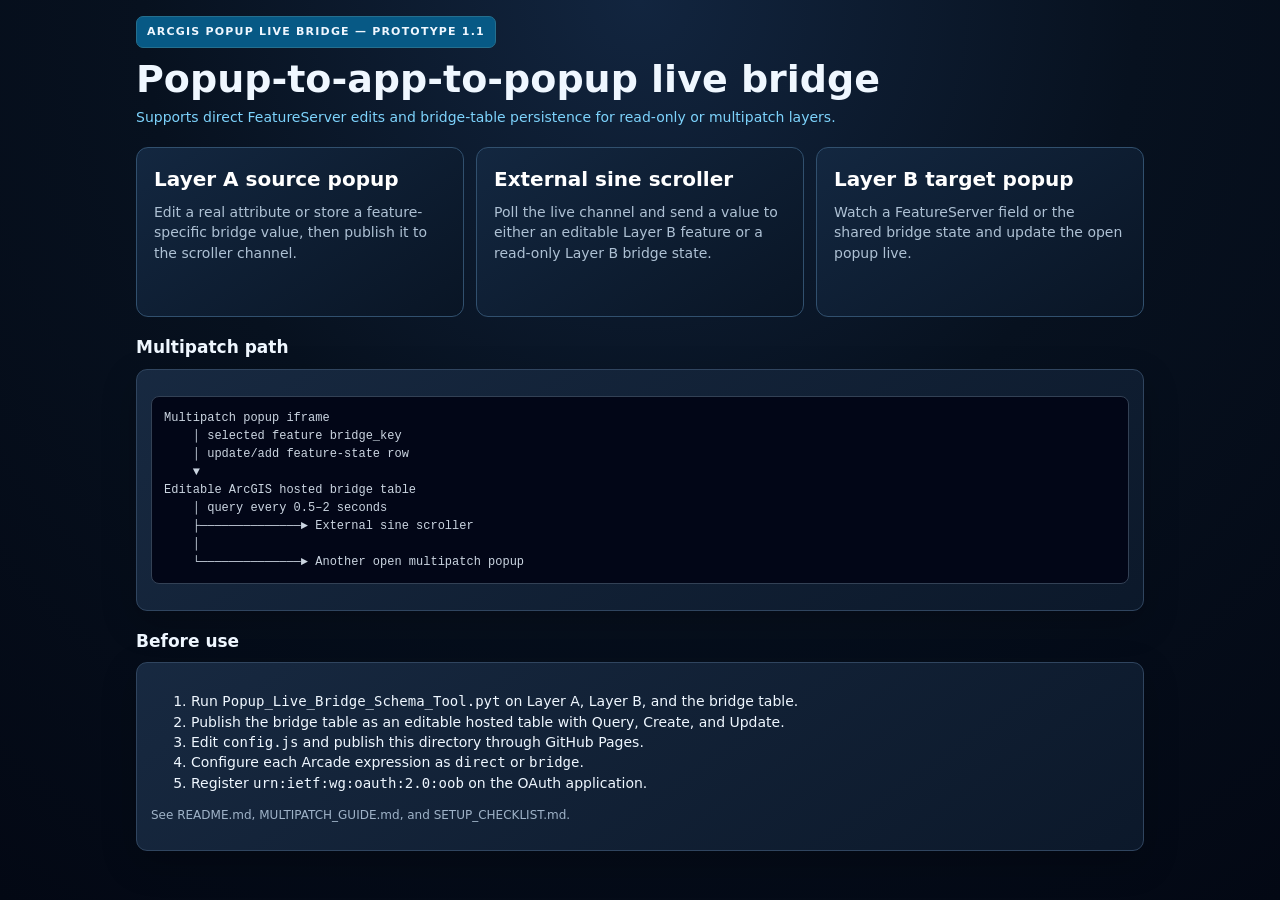
<file: index.html>
<!doctype html>
<html lang="en">
<head>
  <meta charset="utf-8"><meta name="viewport" content="width=device-width, initial-scale=1"><meta name="color-scheme" content="dark">
  <title>ArcGIS Popup Live Bridge Prototype</title><link rel="stylesheet" href="styles.css?v=1.3.0">
</head>
<body>
  <main class="app-shell">
    <div class="build">ARCGIS POPUP LIVE BRIDGE — PROTOTYPE 1.1</div>
    <h1>Popup-to-app-to-popup live bridge</h1>
    <p class="subtitle">Supports direct FeatureServer edits and bridge-table persistence for read-only or multipatch layers.</p>
    <div class="landing-grid">
      <a class="landing-card" href="source-popup.html"><strong>Layer A source popup</strong><span>Edit a real attribute or store a feature-specific bridge value, then publish it to the scroller channel.</span></a>
      <a class="landing-card" href="scroller.html"><strong>External sine scroller</strong><span>Poll the live channel and send a value to either an editable Layer B feature or a read-only Layer B bridge state.</span></a>
      <a class="landing-card" href="target-popup.html"><strong>Layer B target popup</strong><span>Watch a FeatureServer field or the shared bridge state and update the open popup live.</span></a>
    </div>
    <section class="section"><h2>Multipatch path</h2><div class="panel"><pre class="code-block">Multipatch popup iframe
    │ selected feature bridge_key
    │ update/add feature-state row
    ▼
Editable ArcGIS hosted bridge table
    │ query every 0.5–2 seconds
    ├──────────────► External sine scroller
    │
    └──────────────► Another open multipatch popup</pre></div></section>
    <section class="section"><h2>Before use</h2><div class="panel"><ol>
      <li>Run <code>Popup_Live_Bridge_Schema_Tool.pyt</code> on Layer A, Layer B, and the bridge table.</li>
      <li>Publish the bridge table as an editable hosted table with Query, Create, and Update.</li>
      <li>Edit <code>config.js</code> and publish this directory through GitHub Pages.</li>
      <li>Configure each Arcade expression as <code>direct</code> or <code>bridge</code>.</li>
      <li>Register <code>urn:ietf:wg:oauth:2.0:oob</code> on the OAuth application.</li>
    </ol><p class="small-note">See README.md, MULTIPATCH_GUIDE.md, and SETUP_CHECKLIST.md.</p></div></section>
  </main>
</body>
</html>
</file>
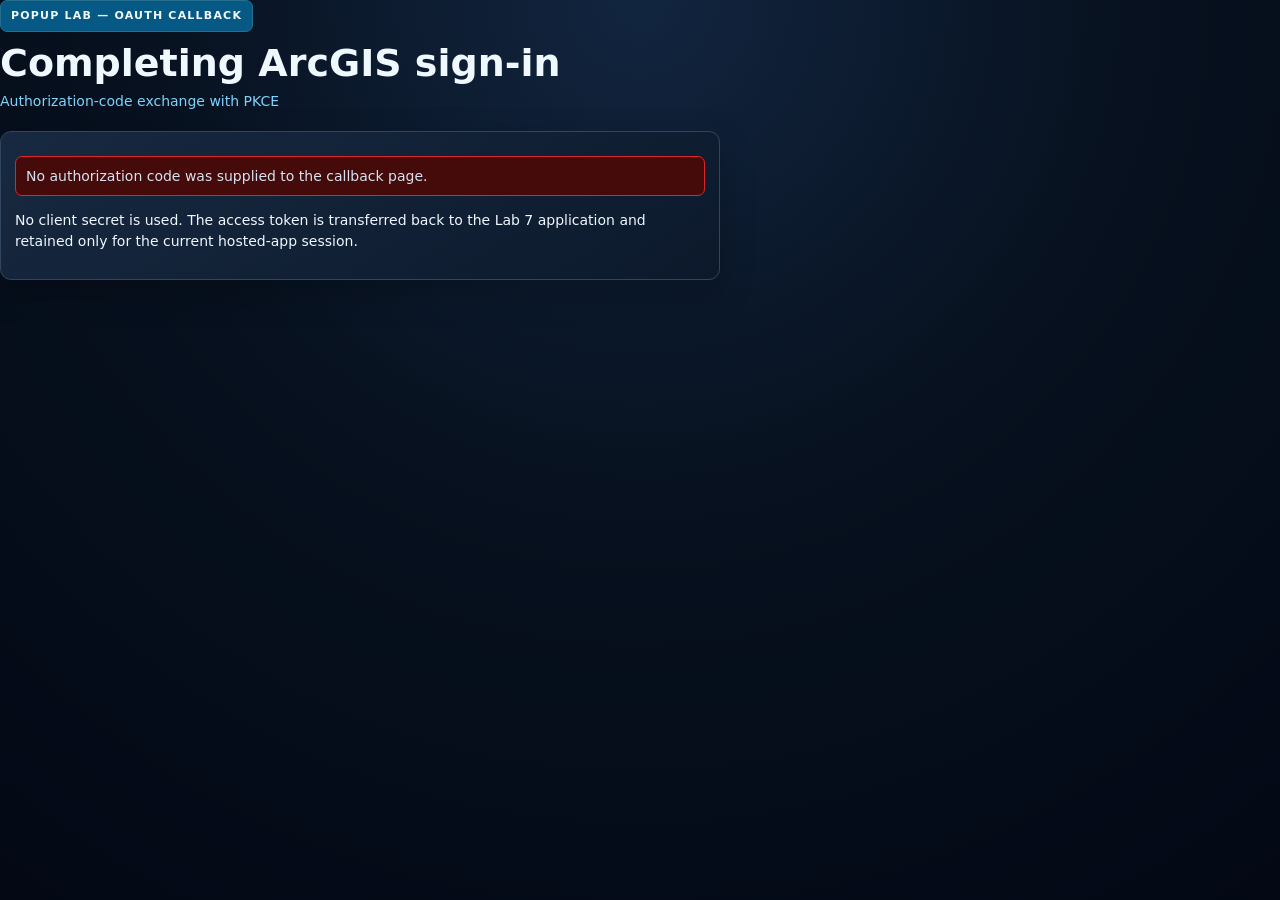
<file: oauth-callback.html>
<!doctype html>
<html lang="en">
<head>
  <meta charset="utf-8">
  <meta name="viewport" content="width=device-width, initial-scale=1">
  <title>ArcGIS OAuth callback</title>
  <link rel="stylesheet" href="styles.css">
</head>
<body>
  <main class="app" style="max-width:720px">
    <div class="build">POPUP LAB — OAUTH CALLBACK</div>
    <h1>Completing ArcGIS sign-in</h1>
    <p class="subtitle">Authorization-code exchange with PKCE</p>
    <div class="panel">
      <div class="status info" id="callbackStatus">Reading the OAuth response…</div>
      <p class="small">
        No client secret is used. The access token is transferred back to the Lab 7 application and retained only for the current hosted-app session.
      </p>
    </div>
  </main>
  <script src="callback.js"></script>
</body>
</html>
</file>
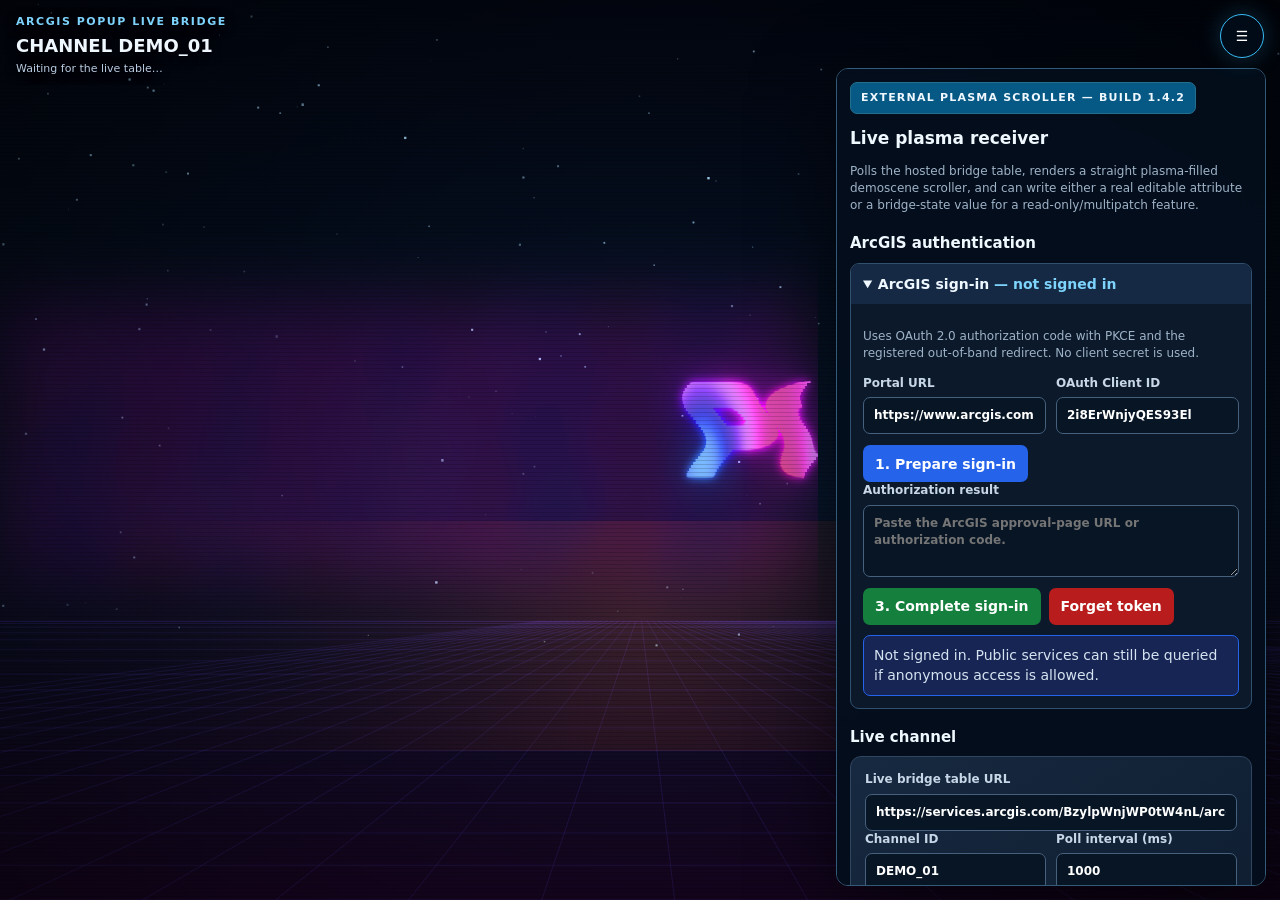
<file: scroller.html>
<!doctype html>
<html lang="en">
<head>
  <meta charset="utf-8"><meta name="viewport" content="width=device-width, initial-scale=1"><meta name="color-scheme" content="dark">
  <title>Popup Live Bridge — Plasma Scroller</title>
  <link rel="stylesheet" href="styles.css?v=1.3.1"><link rel="stylesheet" href="scroller.css?v=1.3.1">
</head>
<body>
  <canvas id="scrollerCanvas"></canvas>
  <div class="scroller-hud"><div class="eyebrow">ARCGIS POPUP LIVE BRIDGE</div><div id="hudChannel" class="channel">CHANNEL DEMO_01</div><div id="hudStatus" class="live-status">Waiting for the live table…</div></div>
  <button id="controlToggle" class="control-toggle" type="button" title="Toggle controls">☰</button>

  <aside id="controlPanel" class="control-panel">
    <div class="build">EXTERNAL PLASMA SCROLLER — BUILD 1.4.2</div>
    <h2>Live plasma receiver</h2>
    <p class="small-note">Polls the hosted bridge table, renders a straight plasma-filled demoscene scroller, and can write either a real editable attribute or a bridge-state value for a read-only/multipatch feature.</p>

    <section class="section"><h3>ArcGIS authentication</h3><div id="authHost"></div></section>

    <section class="section"><h3>Live channel</h3><div class="panel">
      <label>Live bridge table URL<input id="liveTable" type="url" spellcheck="false"></label>
      <div class="field-grid two"><label>Channel ID<input id="channelId" type="text" spellcheck="false"></label><label>Poll interval (ms)<input id="pollMs" type="number" min="500" max="60000" step="100"></label></div>
      <div class="actions"><button id="pollToggle" type="button" class="good">Start live polling</button><button id="pollNow" type="button" class="secondary">Poll now</button></div>
      <div class="live-pill" style="margin-top:10px;"><span id="liveDot" class="live-dot"></span><span id="liveText">Stopped</span></div>
      <div id="currentMessage" class="message-preview">No live message loaded.</div><div id="pollStatus" class="status">Polling is stopped.</div>
    </div></section>

    <section class="section"><h3>Local visual override</h3><div class="panel">
      <label>Plasma scroller message<textarea id="manualMessage" rows="3"></textarea></label>
      <div class="field-grid two">
        <label>Scroll speed<input id="manualSpeed" type="number" min="20" max="600" step="5"></label><label>Plasma warp<input id="manualAmplitude" type="number" min="0" max="250" step="1"></label>
        <label>Plasma density<input id="manualFrequency" type="number" min="0.001" max="0.08" step="0.001"></label>
        <label>Font size (px)<input id="manualFontSize" type="number" min="28" max="220" step="2" value="120"></label>
        <label>Palette<select id="manualPalette"><option value="neon">Neon spectrum</option><option value="cyan">Electric cyan</option><option value="phosphor">Phosphor green</option><option value="sunset">Sunset plasma</option><option value="magenta">Magenta pulse</option><option value="rainbow">Rainbow cycle</option></select></label>
      </div>
      <div class="actions"><button id="applyVisual" type="button" class="secondary">Apply local preview</button></div>
    </div></section>

    <section class="section"><h3>Send a value to Layer B</h3><div class="panel">
      <label>Persistence mode<select id="targetMode"><option value="direct">Direct FeatureServer attribute</option><option value="bridge">Bridge-table popup state</option></select></label>

      <div id="directTargetControls" style="margin-top:10px;">
        <label>Target feature layer URL<input id="targetService" type="url" spellcheck="false"></label>
        <div class="field-grid two"><label>Target Object ID<input id="targetOid" type="number" step="1"></label><label>Object ID field<input id="targetOidField" type="text" spellcheck="false" placeholder="Auto-detect"></label></div>
        <label>Editable target field<select id="targetField" disabled><option>Load the target feature first</option></select></label>
      </div>

      <div id="bridgeTargetControls" style="margin-top:10px;">
        <label>Bridge table URL<input id="targetBridgeTable" type="url" spellcheck="false"></label>
        <div class="field-grid two">
          <label>Logical layer key<input id="targetLayerKey" type="text" spellcheck="false"></label>
          <label>Feature key<input id="targetFeatureKey" type="text" spellcheck="false"></label>
          <label>Feature key field<input id="targetFeatureKeyField" type="text" spellcheck="false"></label>
          <label>Popup display field name<input id="targetBridgeDisplayField" type="text" spellcheck="false"></label>
        </div>
        <p class="small-note">The known multipatch feature key is loaded automatically. Replace it here to override the hard-coded default, or pass <code>?featureKey=...</code> in the page URL.</p>
      </div>

      <div class="actions"><button id="loadTarget" type="button" class="secondary">Load target</button></div>
      <label>New value<textarea id="targetValue" rows="3" disabled></textarea></label>
      <div class="checkbox-row"><input id="confirmTarget" type="checkbox"><label id="confirmTargetLabel" for="confirmTarget">I confirm that this is an intended Layer B persistent change.</label></div>
      <div class="actions"><button id="applyTarget" type="button" class="warn" disabled>Apply update and verify</button></div>
      <div id="targetStatus" class="status">Target has not been loaded.</div><pre id="targetDiagnostics" class="code-block">No target diagnostics.</pre>
    </div></section>
  </aside>

  <script src="config.js?v=1.3.1"></script><script src="common.js?v=1.3.1"></script><script src="arcgis-rest.js?v=1.3.1"></script><script src="auth.js?v=1.3.1"></script><script src="scroller.js?v=1.4.2"></script>
</body>
</html>
</file>
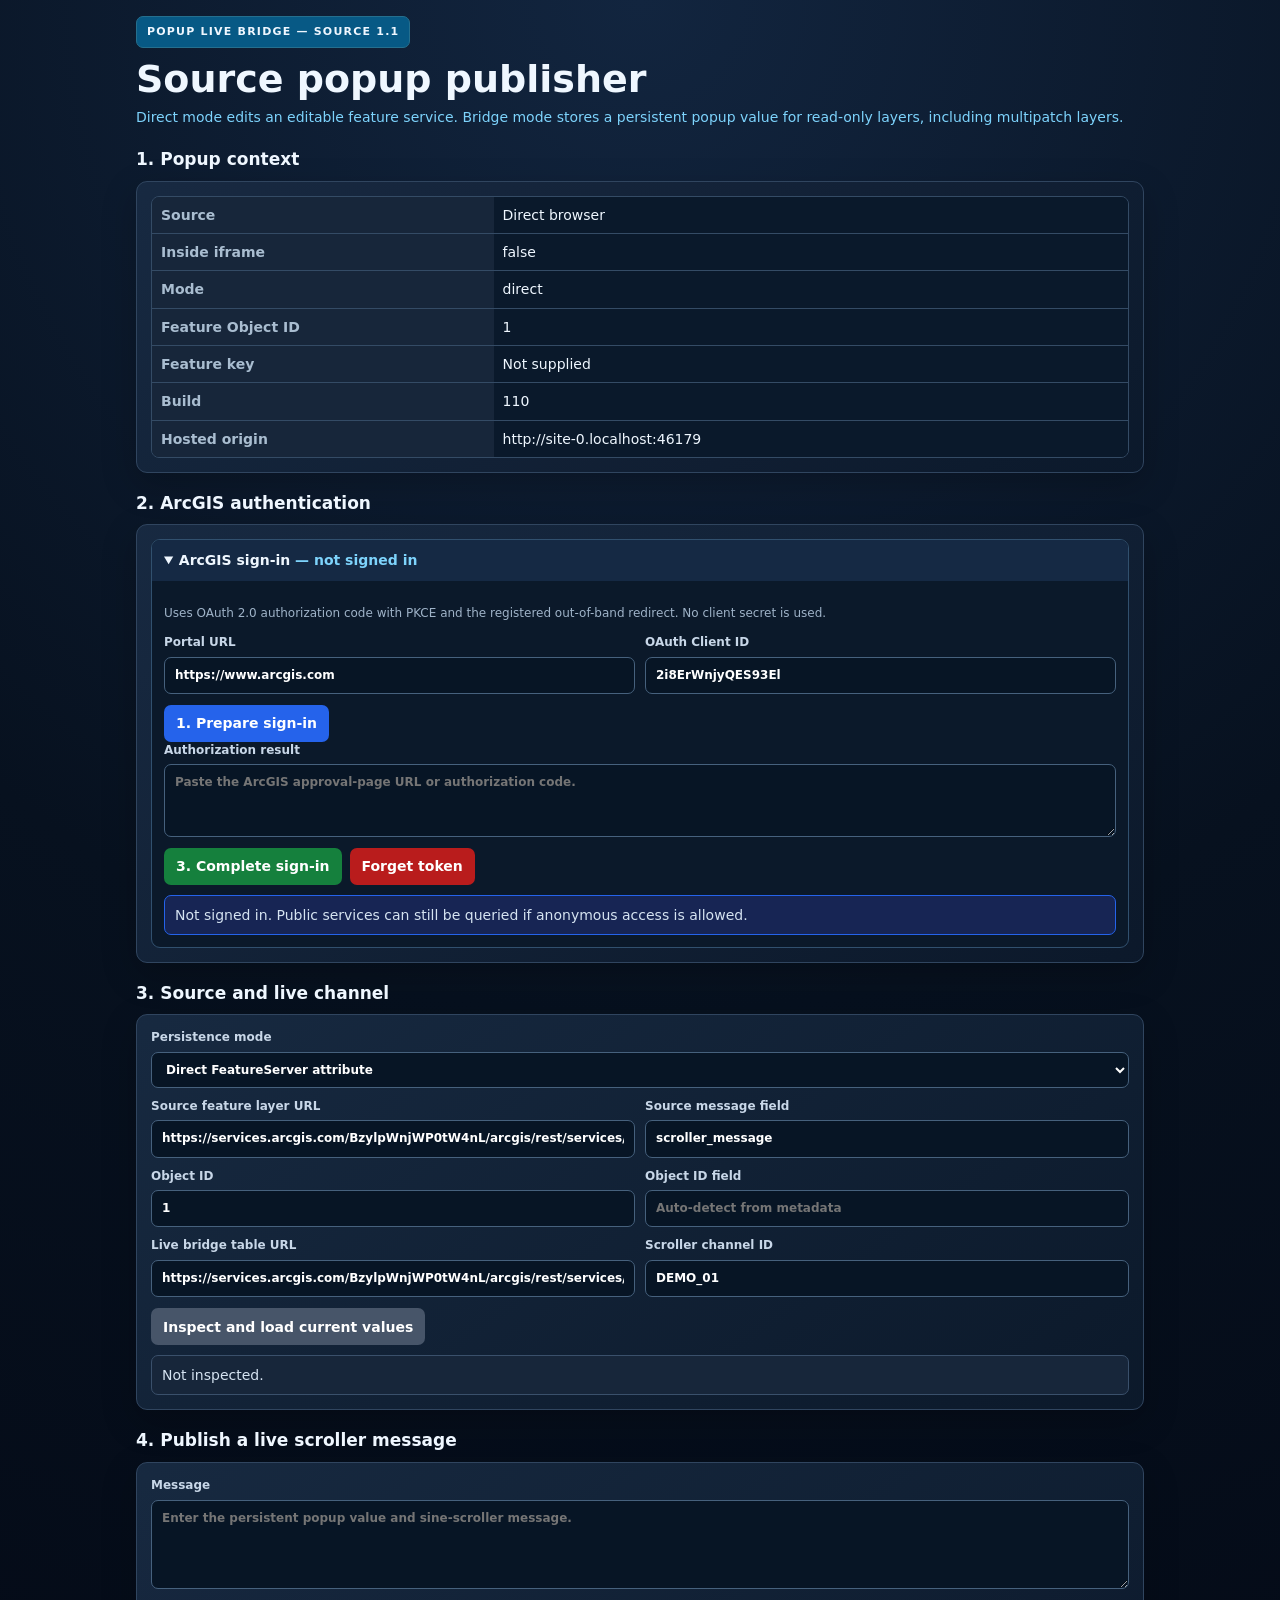
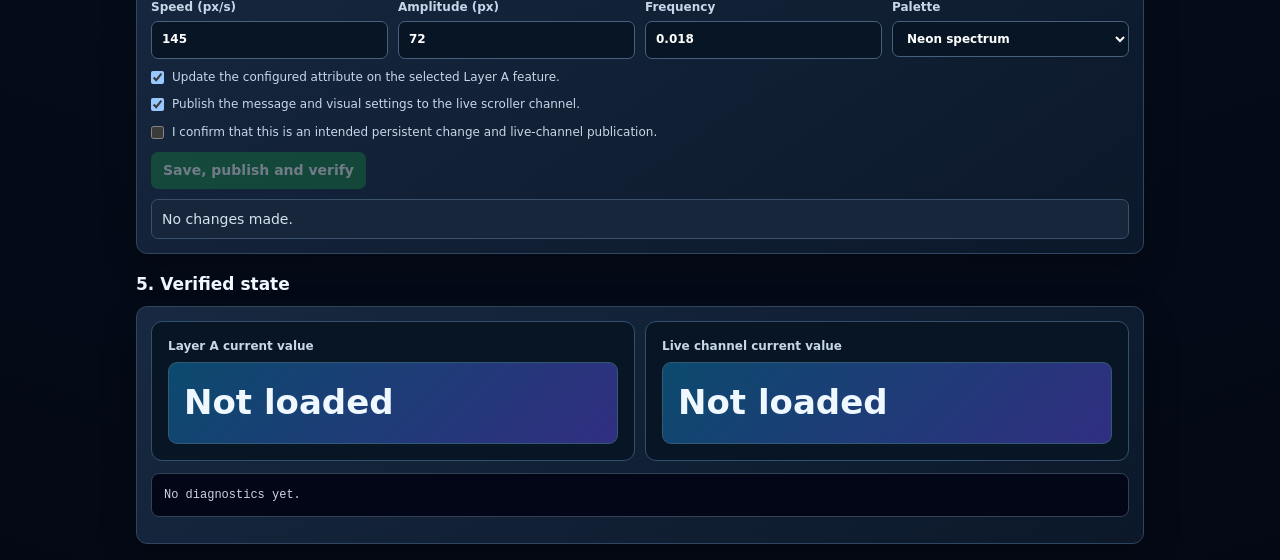
<file: source-popup.html>
<!doctype html>
<html lang="en">
<head>
  <meta charset="utf-8">
  <meta name="viewport" content="width=device-width, initial-scale=1">
  <meta name="color-scheme" content="dark">
  <title>Popup Live Bridge — Source Publisher</title>
  <link rel="stylesheet" href="styles.css?v=1.3.0">
</head>
<body>
  <main class="app-shell">
    <div class="build">POPUP LIVE BRIDGE — SOURCE 1.1</div>
    <h1>Source popup publisher</h1>
    <p class="subtitle">Direct mode edits an editable feature service. Bridge mode stores a persistent popup value for read-only layers, including multipatch layers.</p>

    <section class="section">
      <h2>1. Popup context</h2>
      <div class="panel"><dl class="kv" id="environment"></dl></div>
    </section>

    <section class="section">
      <h2>2. ArcGIS authentication</h2>
      <div class="panel"><div id="authHost"></div></div>
    </section>

    <section class="section">
      <h2>3. Source and live channel</h2>
      <div class="panel">
        <label>Persistence mode
          <select id="sourceMode">
            <option value="direct">Direct FeatureServer attribute</option>
            <option value="bridge">Bridge-table popup state</option>
          </select>
        </label>

        <div id="directSourceFields" class="field-grid two" style="margin-top:10px;">
          <label>Source feature layer URL<input id="sourceService" type="url" spellcheck="false"></label>
          <label>Source message field<input id="sourceField" type="text" spellcheck="false"></label>
          <label>Object ID<input id="sourceOid" type="number" step="1"></label>
          <label>Object ID field<input id="sourceOidField" type="text" spellcheck="false" placeholder="Auto-detect from metadata"></label>
        </div>

        <div id="bridgeSourceFields" class="field-grid two" style="margin-top:10px;">
          <label>Logical layer key<input id="sourceLayerKey" type="text" spellcheck="false" placeholder="Example: BUILDINGS_3D"></label>
          <label>Selected feature key<input id="sourceKey" type="text" spellcheck="false"></label>
          <label>Feature key field<input id="sourceKeyField" type="text" spellcheck="false" placeholder="bridge_key or GlobalID"></label>
          <label>Popup display field name<input id="bridgeDisplayField" type="text" spellcheck="false" placeholder="scroller_message"></label>
        </div>

        <div class="field-grid two" style="margin-top:10px;">
          <label>Live bridge table URL<input id="liveTable" type="url" spellcheck="false"></label>
          <label>Scroller channel ID<input id="channelId" type="text" spellcheck="false"></label>
        </div>
        <div class="actions"><button id="inspectButton" type="button" class="secondary">Inspect and load current values</button></div>
        <div id="inspectStatus" class="status">Not inspected.</div>
      </div>
    </section>

    <section class="section">
      <h2>4. Publish a live scroller message</h2>
      <div class="panel">
        <label>Message
          <textarea id="message" rows="4" maxlength="2000" placeholder="Enter the persistent popup value and sine-scroller message."></textarea>
        </label>
        <div style="display:grid;grid-template-columns:repeat(4,minmax(0,1fr));gap:10px;margin-top:10px;">
          <label>Speed (px/s)<input id="speed" type="number" min="20" max="600" step="5" value="145"></label>
          <label>Amplitude (px)<input id="amplitude" type="number" min="0" max="250" step="1" value="72"></label>
          <label>Frequency<input id="frequency" type="number" min="0.001" max="0.08" step="0.001" value="0.018"></label>
          <label>Palette
            <select id="palette">
              <option value="neon">Neon spectrum</option><option value="cyan">Electric cyan</option>
              <option value="phosphor">Phosphor green</option><option value="sunset">Sunset plasma</option>
              <option value="magenta">Magenta pulse</option><option value="rainbow">Rainbow cycle</option>
            </select>
          </label>
        </div>
        <div class="checkbox-row">
          <input id="updateSource" type="checkbox" checked>
          <label id="updateSourceLabel" for="updateSource">Update the configured attribute on the selected Layer A feature.</label>
        </div>
        <div class="checkbox-row">
          <input id="publishChannel" type="checkbox" checked>
          <label for="publishChannel">Publish the message and visual settings to the live scroller channel.</label>
        </div>
        <div class="checkbox-row">
          <input id="confirmPublish" type="checkbox">
          <label for="confirmPublish">I confirm that this is an intended persistent change and live-channel publication.</label>
        </div>
        <div class="actions"><button id="publishButton" type="button" class="good" disabled>Save, publish and verify</button></div>
        <div id="publishStatus" class="status">No changes made.</div>
      </div>
    </section>

    <section class="section">
      <h2>5. Verified state</h2>
      <div class="panel">
        <div class="field-grid two">
          <div class="preview-card"><div id="sourceCurrentLabel" class="label">Layer A current value</div><div id="sourceCurrent" class="preview-value">Not loaded</div></div>
          <div class="preview-card"><div class="label">Live channel current value</div><div id="channelCurrent" class="preview-value">Not loaded</div></div>
        </div>
        <pre id="diagnostics" class="code-block" style="margin-top:12px;">No diagnostics yet.</pre>
      </div>
    </section>
  </main>

  <script src="config.js?v=1.3.0"></script>
  <script src="common.js?v=1.3.0"></script>
  <script src="arcgis-rest.js?v=1.3.0"></script>
  <script src="auth.js?v=1.3.0"></script>
  <script src="source-popup.js?v=1.3.0"></script>
</body>
</html>
</file>
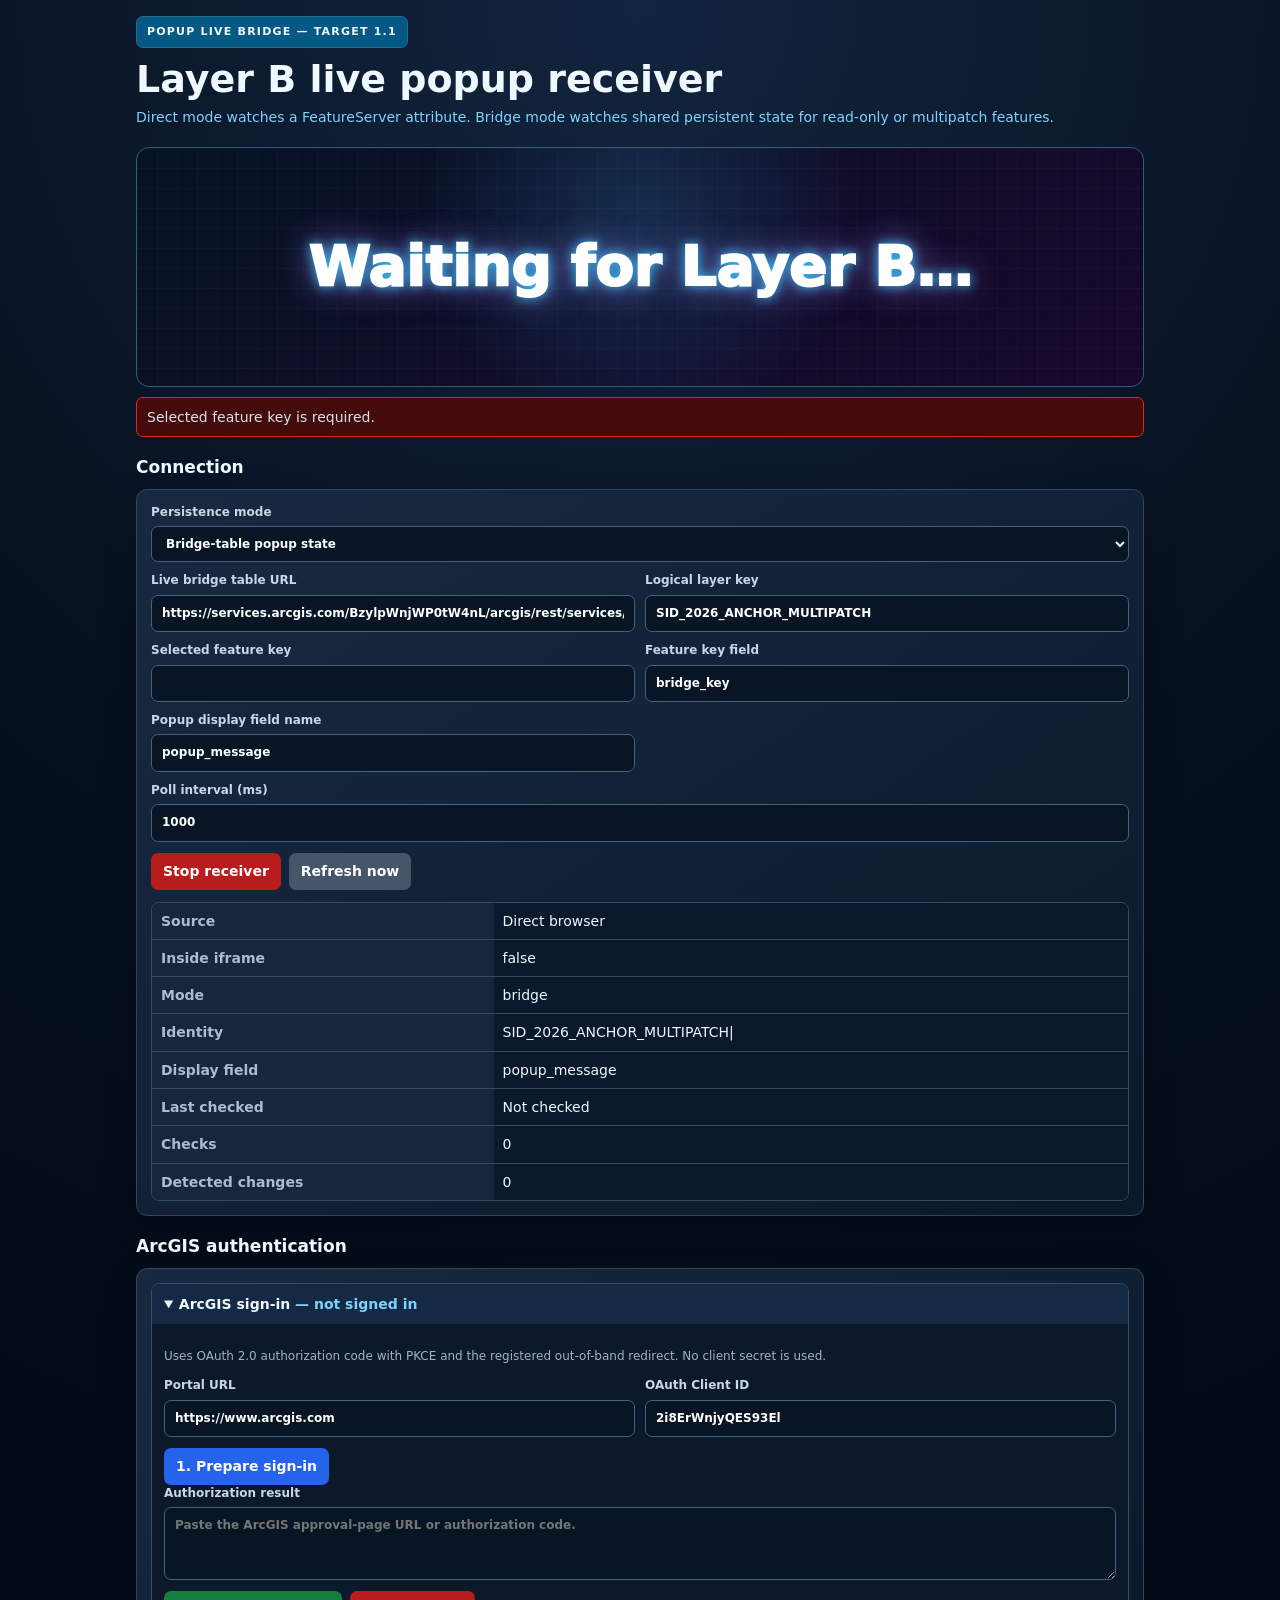
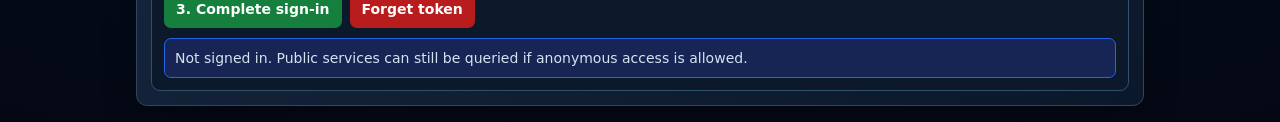
<file: target-popup.html>
<!doctype html>
<html lang="en">
<head>
  <meta charset="utf-8">
  <meta name="viewport" content="width=device-width, initial-scale=1">
  <meta name="color-scheme" content="dark">
  <title>Popup Live Bridge — Target Receiver</title>
  <link rel="stylesheet" href="styles.css?v=1.3.0">
  <style>
    .receiver-stage{position:relative;min-height:240px;display:grid;place-items:center;overflow:hidden;border:1px solid #315b78;border-radius:13px;background:radial-gradient(circle at 50% 30%,rgba(56,189,248,.18),transparent 42%),linear-gradient(145deg,#061324,#17072c)}
    .receiver-stage::before{content:"";position:absolute;inset:0;background-image:linear-gradient(rgba(255,255,255,.025) 1px,transparent 1px),linear-gradient(90deg,rgba(255,255,255,.025) 1px,transparent 1px);background-size:20px 20px;pointer-events:none}
    .receiver-value{position:relative;z-index:1;max-width:92%;padding:24px;color:white;font-size:clamp(28px,7vw,56px);font-weight:950;line-height:1.05;text-align:center;overflow-wrap:anywhere;text-shadow:0 0 12px #38bdf8,0 0 35px rgba(167,139,250,.7);transition:transform .28s ease,filter .28s ease,opacity .28s ease}
    .receiver-value.changed{transform:scale(1.08);filter:brightness(1.6);opacity:.84}
  </style>
</head>
<body>
  <main class="app-shell">
    <div class="build">POPUP LIVE BRIDGE — TARGET 1.1</div>
    <h1>Layer B live popup receiver</h1>
    <p class="subtitle">Direct mode watches a FeatureServer attribute. Bridge mode watches shared persistent state for read-only or multipatch features.</p>

    <section class="section">
      <div class="receiver-stage"><div id="receiverValue" class="receiver-value">Waiting for Layer B…</div></div>
      <div id="receiverStatus" class="status">Receiver has not started.</div>
    </section>

    <section class="section">
      <h2>Connection</h2>
      <div class="panel">
        <label>Persistence mode
          <select id="targetMode"><option value="direct">Direct FeatureServer attribute</option><option value="bridge">Bridge-table popup state</option></select>
        </label>
        <div id="directTargetFields" class="field-grid two" style="margin-top:10px;">
          <label>Target feature layer URL<input id="targetService" type="url" spellcheck="false"></label>
          <label>Display field<input id="targetField" type="text" spellcheck="false"></label>
          <label>Object ID<input id="targetOid" type="number" step="1"></label>
          <label>Object ID field<input id="targetOidField" type="text" spellcheck="false" placeholder="Auto-detect"></label>
        </div>
        <div id="bridgeTargetFields" class="field-grid two" style="margin-top:10px;">
          <label>Live bridge table URL<input id="liveTable" type="url" spellcheck="false"></label>
          <label>Logical layer key<input id="targetLayerKey" type="text" spellcheck="false"></label>
          <label>Selected feature key<input id="targetKey" type="text" spellcheck="false"></label>
          <label>Feature key field<input id="targetKeyField" type="text" spellcheck="false"></label>
          <label>Popup display field name<input id="bridgeDisplayField" type="text" spellcheck="false"></label>
        </div>
        <label style="margin-top:10px;">Poll interval (ms)<input id="pollMs" type="number" min="500" max="60000" step="100"></label>
        <div class="actions"><button id="receiverToggle" type="button" class="good">Start receiver</button><button id="receiverNow" type="button" class="secondary">Refresh now</button></div>
        <dl id="receiverDetails" class="kv" style="margin-top:12px;"></dl>
      </div>
    </section>

    <section class="section"><h2>ArcGIS authentication</h2><div class="panel"><div id="authHost"></div></div></section>
  </main>

  <script src="config.js?v=1.3.0"></script>
  <script src="common.js?v=1.3.0"></script>
  <script src="arcgis-rest.js?v=1.3.0"></script>
  <script src="auth.js?v=1.3.0"></script>
  <script src="target-popup.js?v=1.3.0"></script>
</body>
</html>
</file>
<file: styles.css>
:root {
  color-scheme: dark;
  --bg: #07111f;
  --panel: #101d30;
  --panel-2: #17263c;
  --line: #30455f;
  --text: #eff7ff;
  --muted: #9fb3c8;
  --blue: #38bdf8;
  --green: #22c55e;
  --amber: #f59e0b;
  --red: #ef4444;
  --violet: #a78bfa;
}

* { box-sizing: border-box; }
html, body { min-height: 100%; }
body {
  margin: 0;
  background: radial-gradient(circle at top, #12253f 0, var(--bg) 45%, #030814 100%);
  color: var(--text);
  font: 14px/1.45 Inter, ui-sans-serif, system-ui, -apple-system, BlinkMacSystemFont, "Segoe UI", sans-serif;
}

button, input, textarea, select { font: inherit; }
a { color: #7dd3fc; }
.hidden { display: none !important; }

.app-shell {
  width: min(1040px, 100%);
  margin: 0 auto;
  padding: 16px;
}

.build {
  display: inline-block;
  padding: 7px 10px;
  margin-bottom: 12px;
  border: 1px solid #256f8e;
  border-radius: 7px;
  background: #075985;
  font-size: 11px;
  font-weight: 800;
  letter-spacing: .11em;
}

h1 { margin: 0; font-size: clamp(24px, 4vw, 38px); line-height: 1.05; }
h2 { margin: 0 0 9px; font-size: 17px; }
h3 { margin: 0 0 8px; font-size: 15px; }
.subtitle { margin: 7px 0 20px; color: #7dd3fc; }
.small-note { color: var(--muted); font-size: 12px; }

.section { margin-top: 18px; }
.panel {
  padding: 14px;
  border: 1px solid var(--line);
  border-radius: 11px;
  background: linear-gradient(145deg, rgba(24, 42, 66, .96), rgba(12, 25, 43, .96));
  box-shadow: 0 12px 35px rgba(0, 0, 0, .22);
}

.field-grid { display: grid; gap: 10px; }
.field-grid.two { grid-template-columns: repeat(2, minmax(0, 1fr)); }
.field-grid.three { grid-template-columns: repeat(3, minmax(0, 1fr)); }
@media (max-width: 720px) {
  .field-grid.two, .field-grid.three { grid-template-columns: 1fr; }
}

label, .label { display: block; color: #c8d7e8; font-size: 12px; font-weight: 700; }
input, textarea, select {
  display: block;
  width: 100%;
  margin-top: 5px;
  padding: 9px 10px;
  border: 1px solid #46617d;
  border-radius: 7px;
  background: #071525;
  color: white;
  outline: none;
}
input:focus, textarea:focus, select:focus {
  border-color: var(--blue);
  box-shadow: 0 0 0 3px rgba(56, 189, 248, .16);
}
textarea { resize: vertical; }

.actions { display: flex; flex-wrap: wrap; gap: 8px; margin-top: 11px; }
button, .button-link {
  display: inline-flex;
  align-items: center;
  justify-content: center;
  min-height: 37px;
  padding: 8px 12px;
  border: 0;
  border-radius: 7px;
  background: #2563eb;
  color: white;
  font-weight: 800;
  text-decoration: none;
  cursor: pointer;
}
button:hover, .button-link:hover { filter: brightness(1.12); }
button:disabled { cursor: not-allowed; opacity: .4; filter: none; }
button.secondary, .button-link.secondary { background: #475569; }
button.good, .button-link.good { background: #15803d; }
button.warn, .button-link.warn { background: #b45309; }
button.danger, .button-link.danger { background: #b91c1c; }

.status {
  margin-top: 10px;
  padding: 9px 10px;
  border: 1px solid #3a506b;
  border-radius: 7px;
  background: #17263a;
  color: #d5e3f1;
  white-space: pre-wrap;
}
.status.info { border-color: #2563eb; background: #172554; }
.status.good { border-color: #16a34a; background: #052e16; }
.status.warn { border-color: #d97706; background: #451a03; }
.status.bad { border-color: #dc2626; background: #450a0a; }

.kv {
  display: grid;
  grid-template-columns: minmax(130px, .7fr) minmax(0, 1.3fr);
  margin: 0;
  border: 1px solid #344b65;
  border-radius: 8px;
  overflow: hidden;
}
.kv dt, .kv dd { margin: 0; padding: 8px 9px; border-bottom: 1px solid #344b65; }
.kv dt { background: #17263a; color: #a9bdd0; font-weight: 700; }
.kv dd { overflow-wrap: anywhere; background: #0a192b; }
.kv dt:last-of-type, .kv dd:last-of-type { border-bottom: 0; }

.auth-panel {
  border: 1px solid #31506e;
  border-radius: 9px;
  background: #0b192a;
  overflow: hidden;
}
.auth-panel summary {
  padding: 10px 12px;
  background: #152944;
  cursor: pointer;
  font-weight: 800;
}
.auth-summary-state { color: #7dd3fc; }
.auth-body { padding: 12px; }

.preview-card {
  padding: 16px;
  border: 1px solid #31506e;
  border-radius: 11px;
  background: #071525;
}
.preview-value {
  margin-top: 7px;
  padding: 15px;
  border: 1px solid #325a75;
  border-radius: 9px;
  background: linear-gradient(135deg, #0c4a6e, #312e81);
  font-size: clamp(20px, 5vw, 34px);
  font-weight: 900;
  overflow-wrap: anywhere;
}

.checkbox-row { display: flex; gap: 8px; align-items: flex-start; margin-top: 10px; }
.checkbox-row input { width: auto; margin: 2px 0 0; }
.checkbox-row label { font-weight: 500; }

.code-block {
  padding: 12px;
  overflow: auto;
  border: 1px solid #334155;
  border-radius: 8px;
  background: #020617;
  color: #cbd5e1;
  font: 12px/1.5 Consolas, "Courier New", monospace;
}

.landing-grid {
  display: grid;
  grid-template-columns: repeat(auto-fit, minmax(240px, 1fr));
  gap: 12px;
  margin-top: 18px;
}
.landing-card {
  display: block;
  min-height: 170px;
  padding: 17px;
  border: 1px solid #31506e;
  border-radius: 12px;
  background: linear-gradient(145deg, #132740, #091525);
  color: white;
  text-decoration: none;
  transition: transform .2s ease, border-color .2s ease;
}
.landing-card:hover { transform: translateY(-3px); border-color: #38bdf8; }
.landing-card strong { display: block; margin-bottom: 8px; font-size: 20px; }
.landing-card span { color: #aec1d4; }
</file>
<file: scroller.css>
html, body { width: 100%; height: 100%; overflow: hidden; }
body { background: #000; }
#scrollerCanvas { position: fixed; inset: 0; width: 100%; height: 100%; display: block; }
.scroller-hud {
  position: fixed;
  top: 14px;
  left: 16px;
  z-index: 5;
  pointer-events: none;
  text-shadow: 0 2px 12px #000;
}
.scroller-hud .eyebrow { color: #7dd3fc; font-size: 11px; font-weight: 900; letter-spacing: .14em; }
.scroller-hud .channel { margin-top: 3px; font-size: 18px; font-weight: 900; }
.scroller-hud .live-status { margin-top: 2px; color: #b8cbe0; font-size: 11px; }
.control-toggle {
  position: fixed;
  top: 14px;
  right: 16px;
  z-index: 20;
  width: 44px;
  height: 44px;
  padding: 0;
  border: 1px solid #38bdf8;
  border-radius: 50%;
  background: rgba(2, 13, 27, .84);
  box-shadow: 0 0 25px rgba(56, 189, 248, .24);
}
.control-panel {
  position: fixed;
  top: 68px;
  right: 14px;
  bottom: 14px;
  z-index: 15;
  width: min(430px, calc(100vw - 28px));
  padding: 13px;
  overflow: auto;
  border: 1px solid #315b78;
  border-radius: 12px;
  background: rgba(4, 14, 28, .94);
  backdrop-filter: blur(16px);
  box-shadow: 0 22px 80px rgba(0, 0, 0, .56);
  transition: transform .25s ease, opacity .25s ease;
}
.control-panel.collapsed { transform: translateX(calc(100% + 28px)); opacity: 0; pointer-events: none; }
.control-panel h2 { margin-top: 0; }
.control-panel .panel { box-shadow: none; }
.live-pill {
  display: inline-flex;
  align-items: center;
  gap: 7px;
  padding: 5px 8px;
  border: 1px solid #315b78;
  border-radius: 999px;
  background: #07192c;
  color: #dbeafe;
  font-size: 11px;
  font-weight: 800;
}
.live-dot { width: 8px; height: 8px; border-radius: 50%; background: #64748b; box-shadow: 0 0 0 transparent; }
.live-dot.on { background: #22c55e; box-shadow: 0 0 12px #22c55e; }
.message-preview { margin-top: 8px; padding: 10px; border: 1px solid #315b78; border-radius: 8px; background: #08182a; font-weight: 800; overflow-wrap: anywhere; }
@media (max-width: 600px) {
  .scroller-hud { max-width: calc(100vw - 90px); }
  .scroller-hud .channel { font-size: 15px; }
}
</file>
